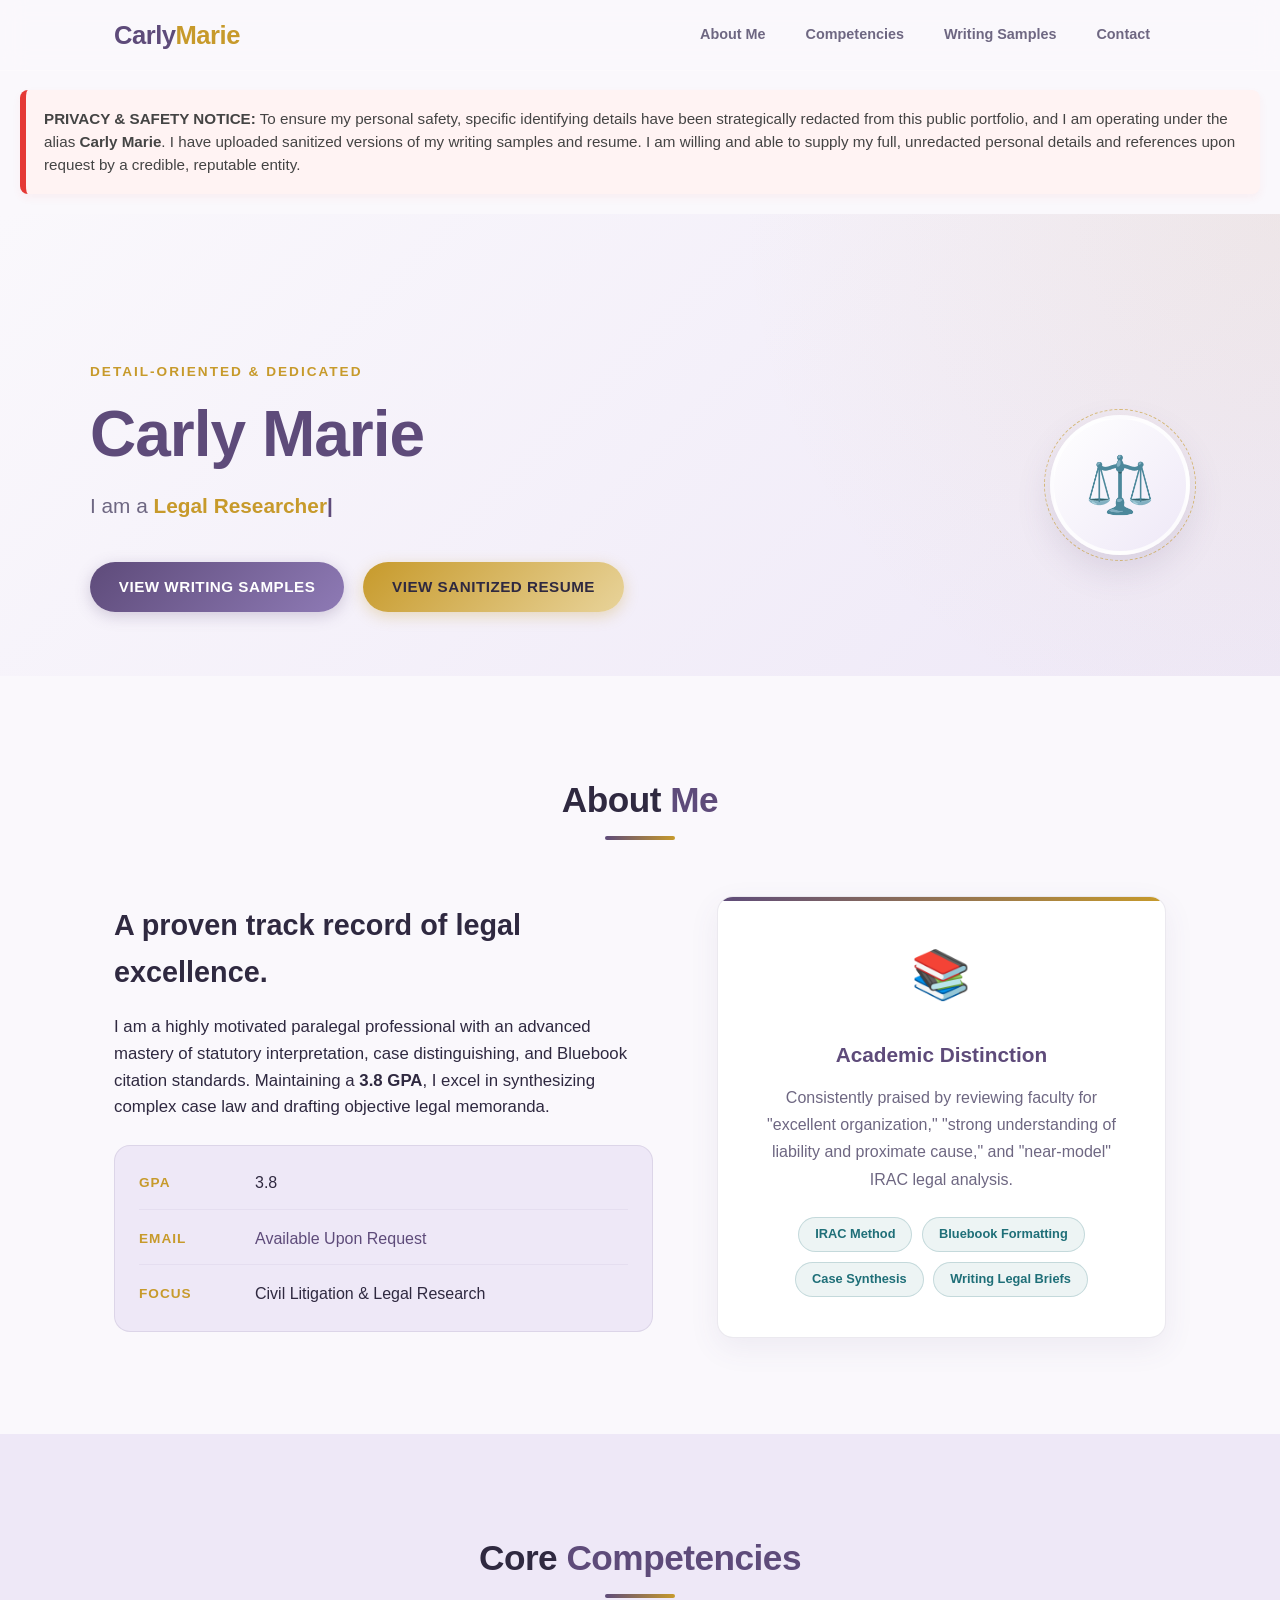
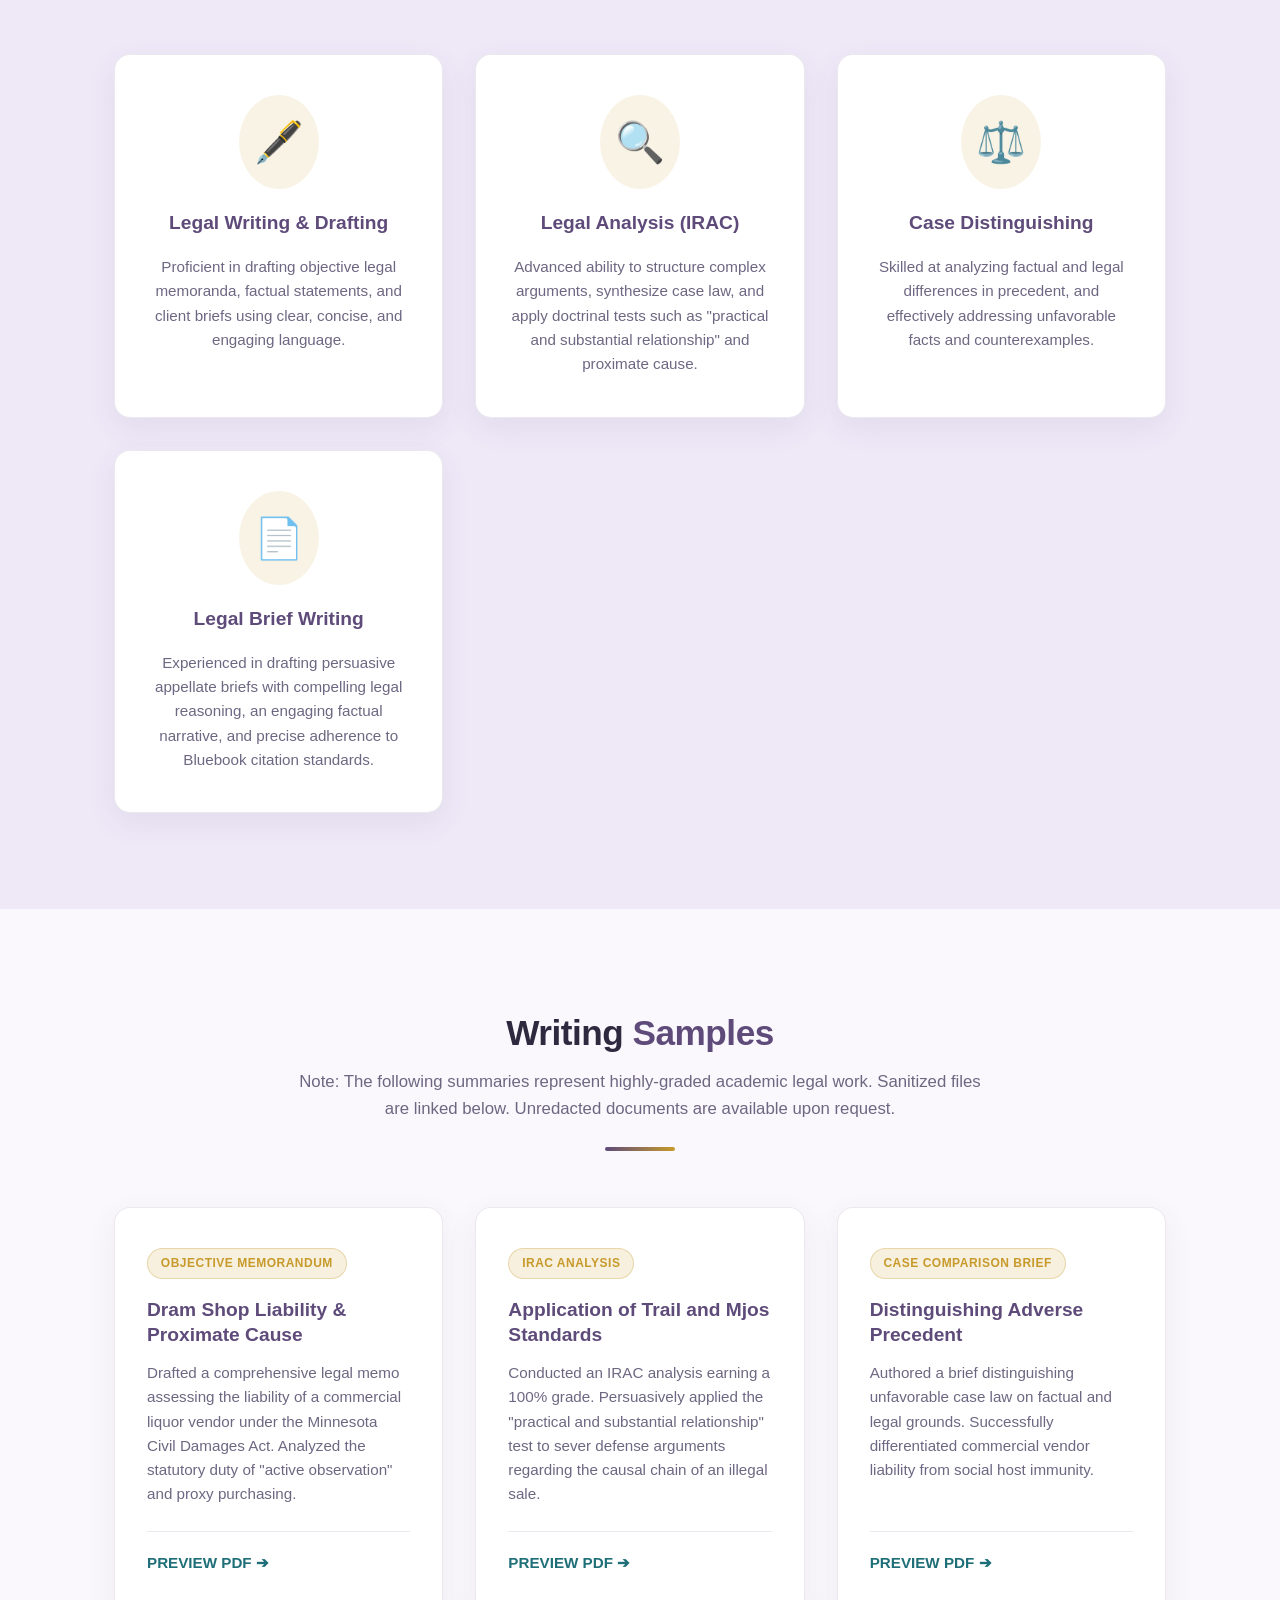
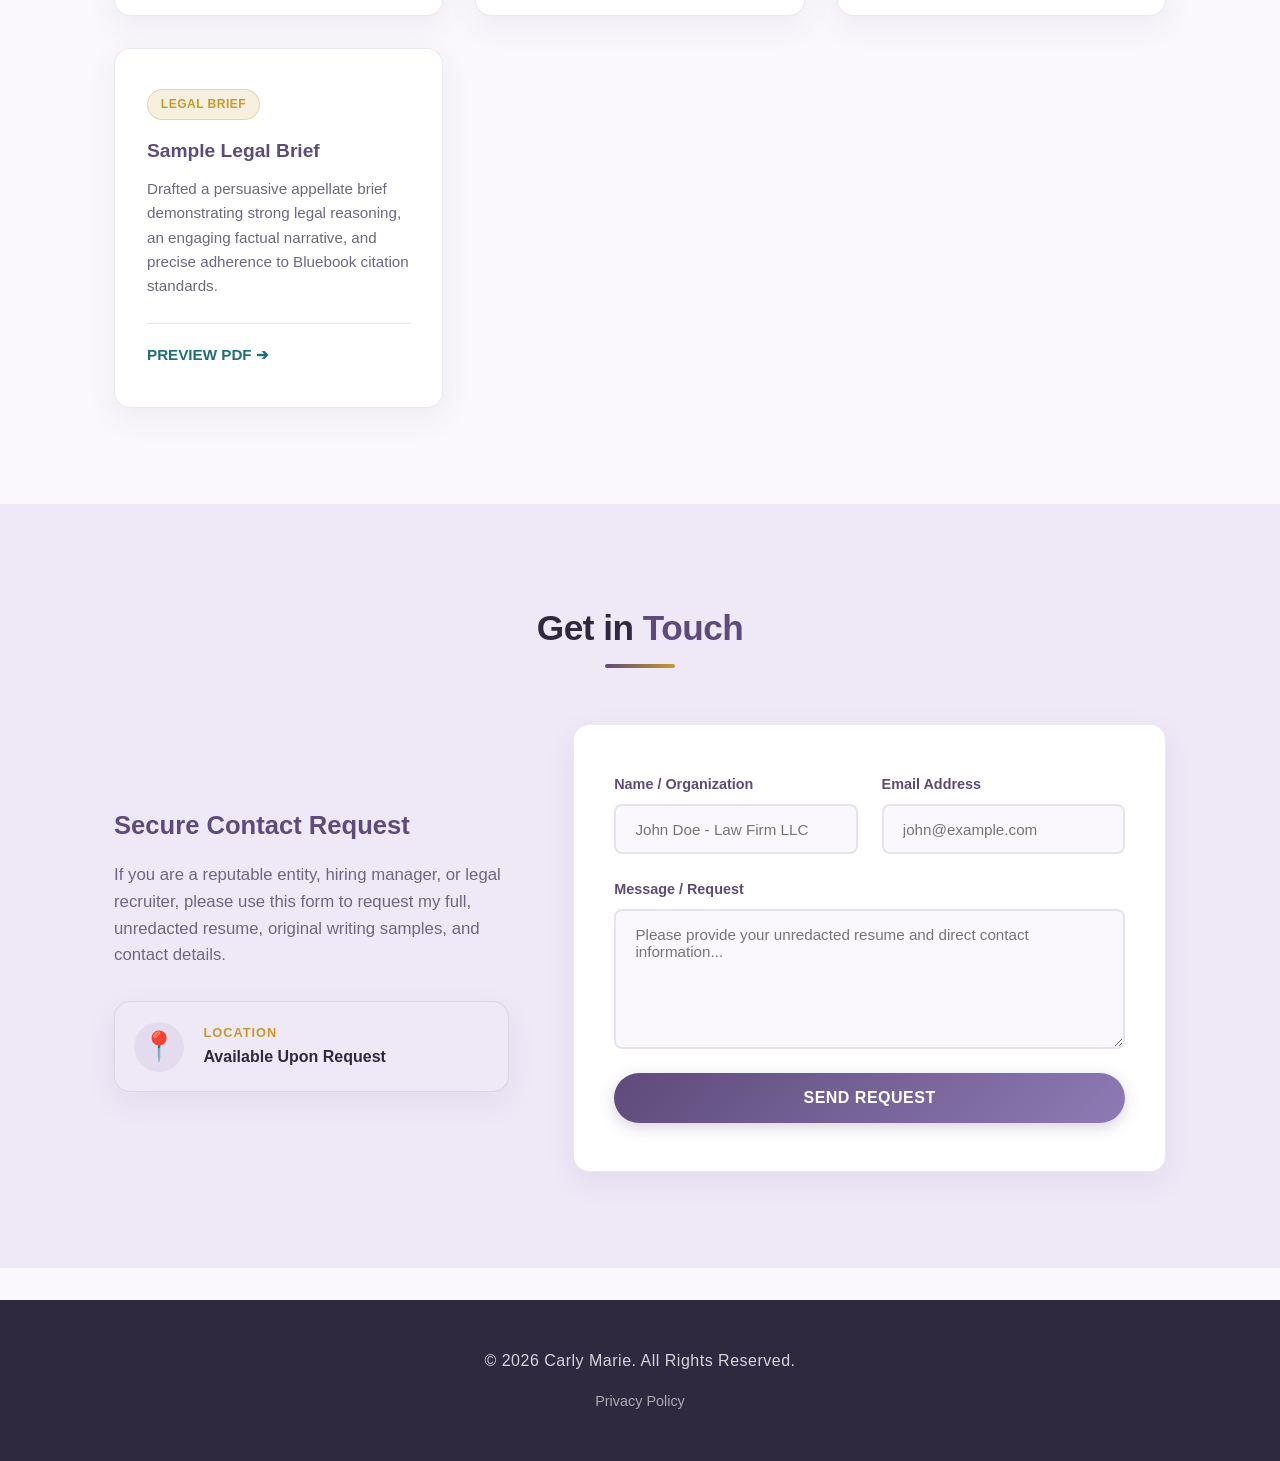
<file: index.html>
<!DOCTYPE html>
<html lang="en">
<head>
    <meta charset="UTF-8">
    <meta name="viewport" content="width=device-width, initial-scale=1.0">
    <title>Carly Marie | Entry-Level Paralegal &amp; Legal Assistant | Remote</title>
    <meta name="description" content="Portfolio of Carly Marie, an entry-level paralegal and legal assistant seeking remote opportunities. Skilled in legal writing, IRAC analysis, Bluebook citation, case law research, and data entry. 3.8 GPA.">
    <meta name="author" content="Carly Marie">
    <meta name="robots" content="index, follow">
    <link rel="canonical" href="https://carlymariec.github.io/proportfolio.github.io/">

    <!-- Open Graph / Social Sharing -->
    <meta property="og:type" content="website">
    <meta property="og:url" content="https://carlymariec.github.io/proportfolio.github.io/">
    <meta property="og:title" content="Carly Marie | Entry-Level Paralegal &amp; Legal Assistant | Remote">
    <meta property="og:description" content="Entry-level paralegal and legal assistant seeking remote opportunities. Skilled in legal writing, IRAC analysis, Bluebook citation, and data entry. 3.8 GPA.">
    <meta property="og:site_name" content="Carly Marie Portfolio">

    <!-- Twitter Card -->
    <meta name="twitter:card" content="summary">
    <meta name="twitter:title" content="Carly Marie | Entry-Level Paralegal &amp; Legal Assistant | Remote">
    <meta name="twitter:description" content="Entry-level paralegal and legal assistant seeking remote opportunities. Skilled in legal writing, IRAC analysis, Bluebook citation, and data entry. 3.8 GPA.">

    <!-- JSON-LD Structured Data -->
    <script type="application/ld+json">
    {
      "@context": "https://schema.org",
      "@type": "Person",
      "name": "Carly Marie",
      "jobTitle": "Entry-Level Paralegal",
      "description": "Entry-level paralegal and legal assistant seeking remote opportunities. Skilled in legal writing, IRAC analysis, Bluebook citation, case law research, and data entry.",
      "url": "https://carlymariec.github.io/proportfolio.github.io/",
      "knowsAbout": [
        "Paralegal",
        "Legal Assistant",
        "Legal Writing",
        "IRAC Analysis",
        "Bluebook Citation",
        "Case Law Research",
        "Civil Litigation",
        "Data Entry",
        "Legal Research"
      ]
    }
    </script>

    <link rel="stylesheet" href="style.css">
    <script src="script.js" defer></script>
</head>
<body>

    <!-- Navbar -->
    <nav class="navbar">
        <div class="nav-container">
            <div class="nav-logo">Carly<span>Marie</span></div>
            <button id="navToggle" class="nav-toggle" aria-expanded="false" aria-label="Toggle navigation">
                <span></span><span></span><span></span>
            </button>
            <div id="navLinks" class="nav-links">
                <a href="#about" class="active">About Me</a>
                <a href="#skills">Competencies</a>
                <a href="#portfolio">Writing Samples</a>
                <a href="#contact">Contact</a>
            </div>
        </div>
    </nav>

    <!-- Security Disclaimer -->
    <div id="security-disclaimer" class="security-banner">
        <strong>PRIVACY & SAFETY NOTICE:</strong> To ensure my personal safety, specific identifying details have been strategically redacted from this public portfolio, and I am operating under the alias <strong>Carly Marie</strong>. I have uploaded sanitized versions of my writing samples and resume. I am willing and able to supply my full, unredacted personal details and references upon request by a credible, reputable entity.
    </div>

    <!-- Hero Section -->
    <section class="hero">
        <div class="hero-content">
            <div class="hero-text fade-in">
                <span class="hero-eyebrow">Detail-Oriented & Dedicated</span>
                <h1 class="hero-name">Carly Marie</h1>
                <p class="hero-subtitle-line">I am a <span class="typed-wrap"><span class="typed"></span></span></p>
                <div class="hero-buttons">
                    <a href="#portfolio" class="btn btn-primary">View Writing Samples</a>
                    <a href="files/resume/resume.pdf" target="_blank" rel="noopener noreferrer" class="btn btn-gold">View Sanitized Resume</a>
                </div>
            </div>
            <div class="hero-image-wrap fade-in">
                <div class="hero-avatar">
                    <div id="profileEmoji" class="profile-emoji-fallback">⚖️</div>
                </div>
            </div>
        </div>
    </section>

    <!-- About Section -->
    <section id="about" class="section">
        <div class="container">
            <h2 class="section-title">About <span>Me</span></h2>
            <div class="section-divider"></div>
            <div class="about-grid">
                <div class="about-text fade-in">
                    <h3>A proven track record of legal excellence.</h3>
                    <p>I am a highly motivated paralegal professional with an advanced mastery of statutory interpretation, case distinguishing, and Bluebook citation standards. Maintaining a <strong>3.8 GPA</strong>, I excel in synthesizing complex case law and drafting objective legal memoranda.</p>
                    <div class="about-facts">
                        <div class="fact-item"><span class="fact-label">GPA</span><span class="fact-value">3.8</span></div>
                        <div class="fact-item"><span class="fact-label">Email</span><span class="fact-value"><a href="#contact">Available Upon Request</a></span></div>
                        <div class="fact-item"><span class="fact-label">Focus</span><span class="fact-value">Civil Litigation & Legal Research</span></div>
                    </div>
                </div>
                <div class="about-highlight-card fade-in">
                    <div class="about-icon-circle">📚</div>
                    <h3>Academic Distinction</h3>
                    <p>Consistently praised by reviewing faculty for "excellent organization," "strong understanding of liability and proximate cause," and "near-model" IRAC legal analysis.</p>
                    <div class="card-tag-row">
                        <span class="card-tag">IRAC Method</span>
                        <span class="card-tag">Bluebook Formatting</span>
                        <span class="card-tag">Case Synthesis</span>
                        <span class="card-tag">Writing Legal Briefs</span>
                    </div>
                </div>
            </div>
        </div>
    </section>

    <!-- Competencies Section -->
    <section id="skills" class="section bg-alt">
        <div class="container">
            <h2 class="section-title">Core <span>Competencies</span></h2>
            <div class="section-divider"></div>
            <div class="edu-grid">
                <div class="edu-card fade-in">
                    <div class="edu-card-icon">🖋️</div>
                    <h3>Legal Writing & Drafting</h3>
                    <p>Proficient in drafting objective legal memoranda, factual statements, and client briefs using clear, concise, and engaging language.</p>
                </div>
                <div class="edu-card fade-in">
                    <div class="edu-card-icon">🔍</div>
                    <h3>Legal Analysis (IRAC)</h3>
                    <p>Advanced ability to structure complex arguments, synthesize case law, and apply doctrinal tests such as "practical and substantial relationship" and proximate cause.</p>
                </div>
                <div class="edu-card fade-in">
                    <div class="edu-card-icon">⚖️</div>
                    <h3>Case Distinguishing</h3>
                    <p>Skilled at analyzing factual and legal differences in precedent, and effectively addressing unfavorable facts and counterexamples.</p>
                </div>
                <div class="edu-card fade-in">
                    <div class="edu-card-icon">📄</div>
                    <h3>Legal Brief Writing</h3>
                    <p>Experienced in drafting persuasive appellate briefs with compelling legal reasoning, an engaging factual narrative, and precise adherence to Bluebook citation standards.</p>
                </div>
            </div>
        </div>
    </section>

    <!-- Portfolio / Writing Samples -->
    <section id="portfolio" class="section">
        <div class="container">
            <h2 class="section-title">Writing <span>Samples</span></h2>
            <p class="section-subtitle">Note: The following summaries represent highly-graded academic legal work. Sanitized files are linked below. Unredacted documents are available upon request.</p>
            <div class="section-divider"></div>

            <div class="assignments-grid">
                <!-- Legal Memo -->
                <div class="assignment-card fade-in">
                    <span class="assignment-tag">Objective Memorandum</span>
                    <h3>Dram Shop Liability & Proximate Cause</h3>
                    <p>Drafted a comprehensive legal memo assessing the liability of a commercial liquor vendor under the Minnesota Civil Damages Act. Analyzed the statutory duty of "active observation" and proxy purchasing.</p>
                    <a href="files/assignments/legal-memo.pdf" target="_blank" rel="noopener noreferrer" class="assignment-link">Preview PDF ➔</a>
                </div>

                <!-- IRAC Analysis -->
                <div class="assignment-card fade-in">
                    <span class="assignment-tag">IRAC Analysis</span>
                    <h3>Application of Trail and Mjos Standards</h3>
                    <p>Conducted an IRAC analysis earning a 100% grade. Persuasively applied the "practical and substantial relationship" test to sever defense arguments regarding the causal chain of an illegal sale.</p>
                    <a href="files/assignments/statutory-analysis.pdf" target="_blank" rel="noopener noreferrer" class="assignment-link">Preview PDF ➔</a>
                </div>

                <!-- Distinguishing Cases -->
                <div class="assignment-card fade-in">
                    <span class="assignment-tag">Case Comparison Brief</span>
                    <h3>Distinguishing Adverse Precedent</h3>
                    <p>Authored a brief distinguishing unfavorable case law on factual and legal grounds. Successfully differentiated commercial vendor liability from social host immunity.</p>
                    <a href="files/assignments/distinguishing-cases.pdf" target="_blank" rel="noopener noreferrer" class="assignment-link">Preview PDF ➔</a>
                </div>

                <!-- Sample Brief -->
                <div class="assignment-card fade-in">
                    <span class="assignment-tag">Legal Brief</span>
                    <h3>Sample Legal Brief</h3>
                    <p>Drafted a persuasive appellate brief demonstrating strong legal reasoning, an engaging factual narrative, and precise adherence to Bluebook citation standards.</p>
                    <a href="files/assignments/sample-brief.pdf" target="_blank" rel="noopener noreferrer" class="assignment-link">Preview PDF ➔</a>
                </div>
            </div>
        </div>
    </section>

    <!-- Contact Section -->
    <section id="contact" class="section bg-alt">
        <div class="container">
            <h2 class="section-title">Get in <span>Touch</span></h2>
            <div class="section-divider"></div>
            <div class="contact-grid">
                <div class="contact-info fade-in">
                    <h3>Secure Contact Request</h3>
                    <p>If you are a reputable entity, hiring manager, or legal recruiter, please use this form to request my full, unredacted resume, original writing samples, and contact details.</p>
                    <div class="contact-items">
                        <div class="contact-item">
                            <div class="contact-item-icon">📍</div>
                            <div>
                                <div class="label">Location</div>
                                <div class="value">Available Upon Request</div>
                            </div>
                        </div>
                    </div>
                </div>
                <div class="contact-form-wrap fade-in">
                    <form id="contactForm" action="https://formspree.io/f/xbdzpvlw" method="POST">
                        <div class="form-row">
                            <div class="form-group">
                                <label for="name">Name / Organization</label>
                                <input type="text" id="name" name="name" required placeholder="John Doe - Law Firm LLC">
                            </div>
                            <div class="form-group">
                                <label for="email">Email Address</label>
                                <input type="email" id="email" name="email" required placeholder="john@example.com">
                            </div>
                        </div>
                        <div class="form-group">
                            <label for="message">Message / Request</label>
                            <textarea id="message" name="message" required placeholder="Please provide your unredacted resume and direct contact information..."></textarea>
                        </div>
                        <input type="hidden" name="_subject" value="New contact request from Carly Marie portfolio site">
                        <button type="submit" class="btn btn-primary form-submit">Send Request</button>
                        <div id="formSuccess" class="form-success">Message sent! I will securely review your request and reply shortly.</div>
                    </form>
                </div>
            </div>
        </div>
    </section>

    <!-- Footer -->
    <footer>
        <p>&copy; 2026 Carly Marie. All Rights Reserved.</p>
        <div class="footer-links">
            <a href="privacy-policy.html">Privacy Policy</a>
        </div>
        <button id="scrollTop" aria-label="Scroll to top">⇧</button>
    </footer>

</body>
</html>
</file>
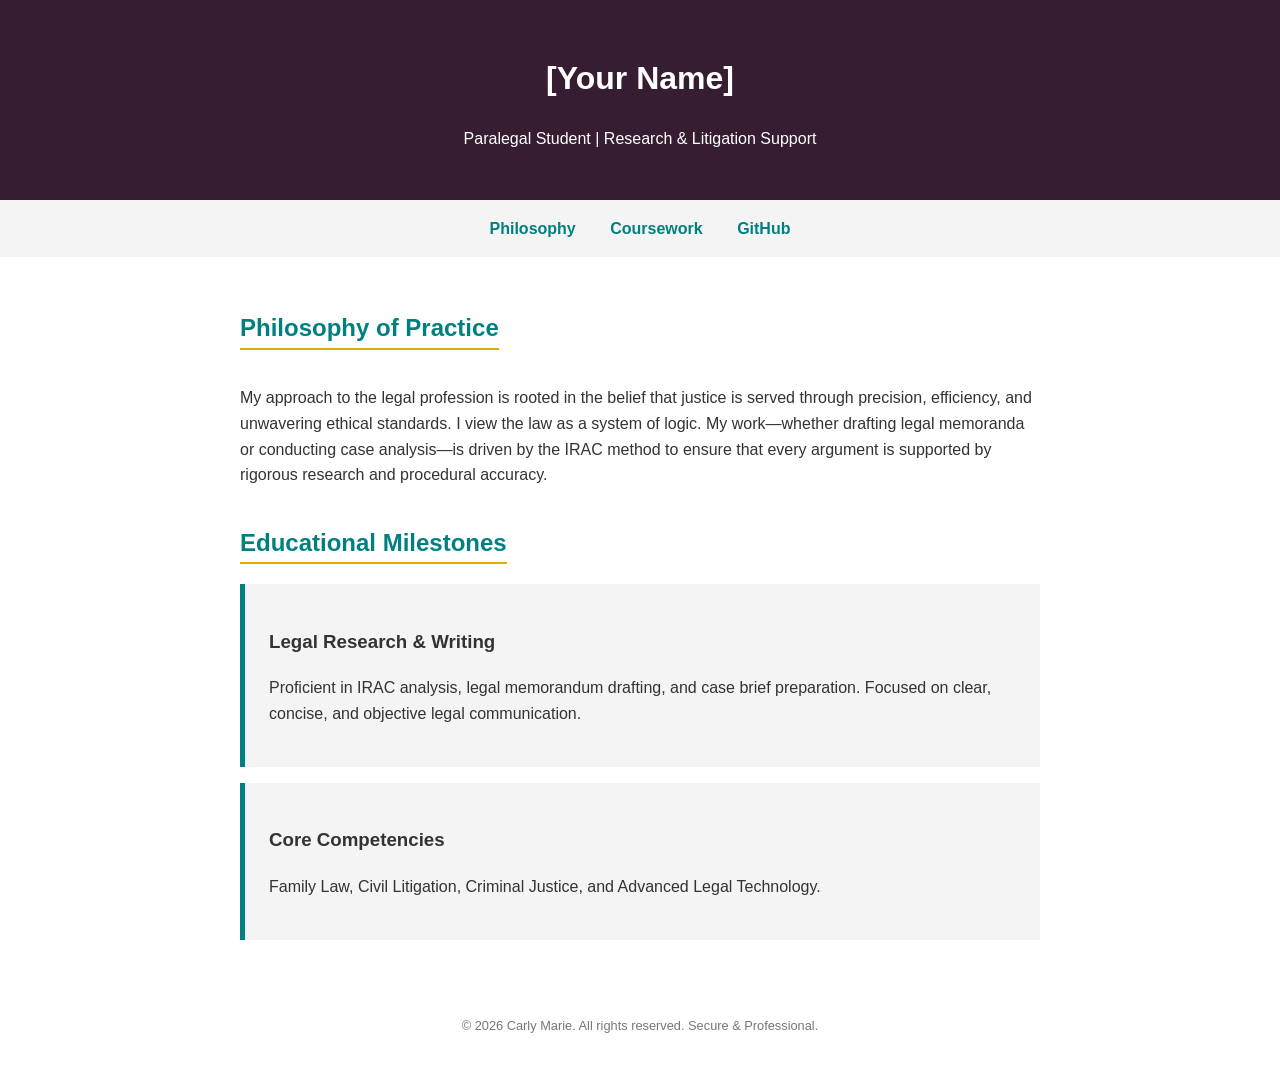
<file: minded.html>
<!DOCTYPE html>
<html lang="en">
<head>
    <meta charset="UTF-8">
    <meta name="viewport" content="width=device-width, initial-scale=1.0">
    <title> Carly Marie | Paralegal Portfolio</title>
    <style>
        :root {
            --deep-purple: #361d32;
            --teal: #008080;
            --mustard: #e1ad01;
            --gray: #f4f4f4;
            --text: #333;
        }
        body { font-family: 'Segoe UI', sans-serif; line-height: 1.6; color: var(--text); margin: 0; padding: 0; background: #fff; }
        header { background: var(--deep-purple); color: white; padding: 2rem; text-align: center; }
        nav { background: var(--gray); padding: 1rem; text-align: center; }
        nav a { margin: 0 15px; color: var(--teal); text-decoration: none; font-weight: bold; }
        .container { max-width: 800px; margin: 2rem auto; padding: 0 20px; }
        h2 { color: var(--teal); border-bottom: 2px solid var(--mustard); display: inline-block; }
        .card { border-left: 5px solid var(--teal); background: var(--gray); padding: 1.5rem; margin-bottom: 1rem; }
        footer { text-align: center; padding: 2rem; font-size: 0.8rem; color: #777; }
    </style>
</head>
<body>

<header>
    <h1>[Your Name]</h1>
    <p>Paralegal Student | Research & Litigation Support</p>
</header>

<nav>
    <a href="#about">Philosophy</a>
    <a href="#work">Coursework</a>
    <a href="https://github.com/carlymariec_">GitHub</a>
</nav>

<div class="container">
    <section id="about">
        <h2>Philosophy of Practice</h2>
        <p>My approach to the legal profession is rooted in the belief that justice is served through precision, efficiency, and unwavering ethical standards. I view the law as a system of logic. My work—whether drafting legal memoranda or conducting case analysis—is driven by the IRAC method to ensure that every argument is supported by rigorous research and procedural accuracy.</p>
    </section>

    <section id="work">
        <h2>Educational Milestones</h2>
        <div class="card">
            <h3>Legal Research & Writing</h3>
            <p>Proficient in IRAC analysis, legal memorandum drafting, and case brief preparation. Focused on clear, concise, and objective legal communication.</p>
        </div>
        <div class="card">
            <h3>Core Competencies</h3>
            <p>Family Law, Civil Litigation, Criminal Justice, and Advanced Legal Technology.</p>
        </div>
    </section>
</div>

<footer>
    <p>&copy; 2026 Carly Marie. All rights reserved. Secure & Professional.</p>
</footer>

</body>
</html>
</file>
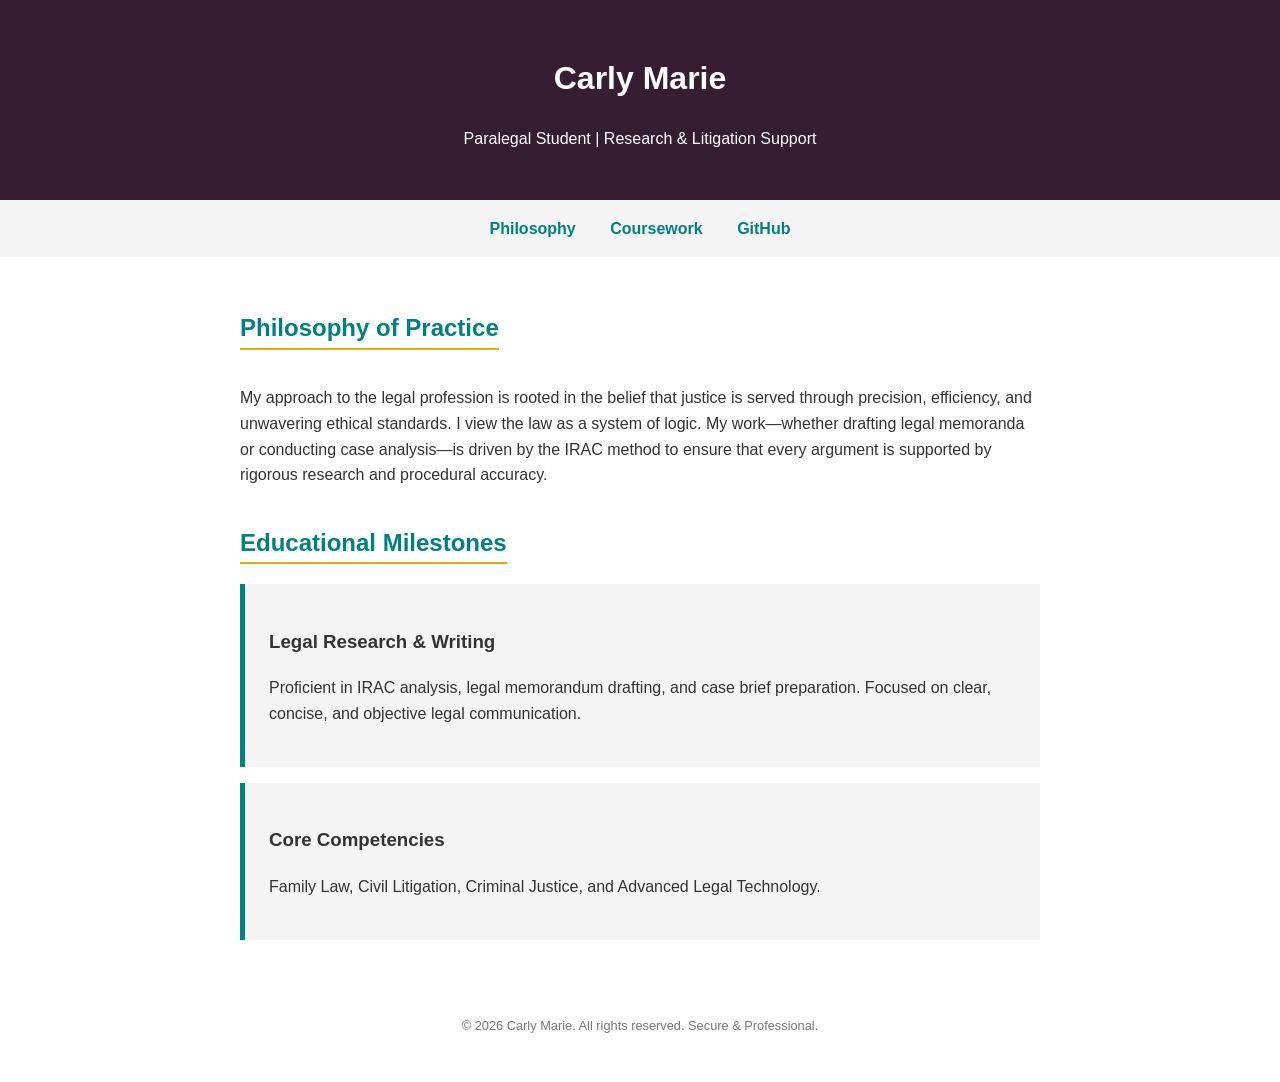
<file: mindex.html>
<!DOCTYPE html>
<html lang="en">
<head>
    <meta charset="UTF-8">
    <meta name="viewport" content="width=device-width, initial-scale=1.0">
    <title> Carly Marie | Paralegal Portfolio</title>
    <style>
        :root {
            --deep-purple: #361d32;
            --teal: #008080;
            --mustard: #e1ad01;
            --gray: #f4f4f4;
            --text: #333;
        }
        body { font-family: 'Segoe UI', sans-serif; line-height: 1.6; color: var(--text); margin: 0; padding: 0; background: #fff; }
        header { background: var(--deep-purple); color: white; padding: 2rem; text-align: center; }
        nav { background: var(--gray); padding: 1rem; text-align: center; }
        nav a { margin: 0 15px; color: var(--teal); text-decoration: none; font-weight: bold; }
        .container { max-width: 800px; margin: 2rem auto; padding: 0 20px; }
        h2 { color: var(--teal); border-bottom: 2px solid var(--mustard); display: inline-block; }
        .card { border-left: 5px solid var(--teal); background: var(--gray); padding: 1.5rem; margin-bottom: 1rem; }
        footer { text-align: center; padding: 2rem; font-size: 0.8rem; color: #777; }
    </style>
</head>
<body>

<header>
    <h1>Carly Marie</h1>
    <p>Paralegal Student | Research & Litigation Support</p>
</header>

<nav>
    <a href="#about">Philosophy</a>
    <a href="#work">Coursework</a>
    <a href="https://github.com/carlymariec/proportfolio.github.io.git">GitHub</a>
</nav>

<div class="container">
    <section id="about">
        <h2>Philosophy of Practice</h2>
        <p>My approach to the legal profession is rooted in the belief that justice is served through precision, efficiency, and unwavering ethical standards. I view the law as a system of logic. My work—whether drafting legal memoranda or conducting case analysis—is driven by the IRAC method to ensure that every argument is supported by rigorous research and procedural accuracy.</p>
    </section>

    <section id="work">
        <h2>Educational Milestones</h2>
        <div class="card">
            <h3>Legal Research & Writing</h3>
            <p>Proficient in IRAC analysis, legal memorandum drafting, and case brief preparation. Focused on clear, concise, and objective legal communication.</p>
        </div>
        <div class="card">
            <h3>Core Competencies</h3>
            <p>Family Law, Civil Litigation, Criminal Justice, and Advanced Legal Technology.</p>
        </div>
    </section>
</div>

<footer>
    <p>&copy; 2026 Carly Marie. All rights reserved. Secure & Professional.</p>
</footer>

</body>
</html>
</file>
<file: style.css>
/* ===== CSS Variables =====  */ 
:root {
    /* New Custom Color Palette */
    --primary:       #5E4B7A;   /* Primary purple: pale but darkened, muted, elegant */  
    --primary-light: #8E7AB5;   /* Pale purple */  
    --gold:          #C79A2B;   /* Mustard yellow-gold: richer than standard gold */  
    --gold-light:    #E8D39A;   /* Light gold */  
    --teal:          #1F6F78;   /* Dark turquoise teal: restrained, deep accent */
    
    --bg:            #FAF8FC;   /* Light translucent neutral base */  
    --bg-alt:        #EEE8F7;   /* Pastel lavender: soft accent background */  
    --glass-bg:      rgba(250, 248, 252, 0.82); /* Soft glass background */
    
    --card-bg:       #FFFFFF;  
    --card-border:   rgba(94, 75, 122, 0.12); /* Muted border matched to primary */
    
    --text:          #2F2940;   /* Deep text */  
    --text-muted:    #6E6782;   /* Muted text */
    --white:         #ffffff; 
    
    --font-main:     'Segoe UI', Tahoma, Geneva, Verdana, sans-serif; 
    --transition:    0.3s cubic-bezier(0.25, 0.8, 0.25, 1); 
    --radius:        16px; 
    --shadow:        0 10px 30px rgba(94, 75, 122, 0.08); 
    --shadow-hover:  0 15px 35px rgba(94, 75, 122, 0.15);
}

/* ===== Reset & Base ===== */ 
*, *::before, *::after { box-sizing: border-box; margin: 0; padding: 0; }
html { scroll-behavior: smooth; }
body { font-family: var(--font-main); background-color: var(--bg); color: var(--text); line-height: 1.6; overflow-x: hidden; }
a { color: var(--primary); text-decoration: none; transition: color var(--transition); } 
a:hover { color: var(--gold); }
img { max-width: 100%; display: block; } 
ul  { list-style: none; }

/* ===== Utility ===== */ 
.container { max-width: 1100px; margin: 0 auto; padding: 0 1.5rem; }
.section { padding: 6rem 0; } 
.bg-alt { background: var(--bg-alt); }
.section-title { text-align: center; font-size: 2.2rem; font-weight: 800; margin-bottom: 0.5rem; color: var(--text); letter-spacing: -0.5px; } 
.section-title span { color: var(--primary); }
.section-subtitle { text-align: center; color: var(--text-muted); margin-bottom: 1.5rem; font-size: 1.05rem; max-width: 700px; margin-left: auto; margin-right: auto; }
.section-divider { width: 70px; height: 4px; background: linear-gradient(90deg, var(--primary), var(--gold)); border-radius: 2px; margin: 0 auto 3.5rem; }

/* ===== Fade-in ===== */ 
.fade-in { opacity: 0; transform: translateY(20px); transition: opacity 0.6s ease, transform 0.6s ease; } 
.fade-in.visible { opacity: 1; transform: none; }

/* ===== Buttons ===== */ 
.btn { display: inline-flex; align-items: center; justify-content: center; gap: 0.5rem; padding: 0.8rem 1.8rem; border-radius: 30px; font-weight: 600; font-size: 0.95rem; cursor: pointer; border: none; transition: all var(--transition); text-transform: uppercase; letter-spacing: 0.5px; text-align: center; } 
.btn-primary { background: linear-gradient(135deg, var(--primary), var(--primary-light)); color: var(--white); box-shadow: 0 4px 15px rgba(94, 75, 122, 0.25); } 
.btn-primary:hover { transform: translateY(-2px); box-shadow: 0 6px 20px rgba(94, 75, 122, 0.35); color: var(--white); }
.btn-gold { background: linear-gradient(135deg, var(--gold), var(--gold-light)); color: var(--text); box-shadow: 0 4px 15px rgba(199, 154, 43, 0.3); } 
.btn-gold:hover { transform: translateY(-2px); box-shadow: 0 6px 20px rgba(199, 154, 43, 0.45); color: var(--text); }

/* ===== Navbar (Glassmorphism) ===== */ 
.navbar { position: fixed; top: 0; left: 0; right: 0; z-index: 1000; background: var(--glass-bg); backdrop-filter: blur(12px); border-bottom: 1px solid rgba(255,255,255,0.3); transition: all var(--transition); } 
.navbar.scrolled { box-shadow: 0 4px 20px rgba(94, 75, 122, 0.08); background: rgba(250, 248, 252, 0.96); }
.nav-container { max-width: 1100px; margin: 0 auto; padding: 0 1.5rem; height: 70px; display: flex; align-items: center; justify-content: space-between; }
.nav-logo { font-size: 1.6rem; font-weight: 800; color: var(--primary); letter-spacing: -0.5px; } 
.nav-logo span { color: var(--gold); }
.nav-links { display: flex; gap: 0.5rem; } 
.nav-links a { padding: 0.5rem 1rem; border-radius: 8px; font-size: 0.9rem; font-weight: 600; color: var(--text-muted); transition: all var(--transition); } 
.nav-links a:hover, .nav-links a.active { color: var(--primary); background: rgba(94, 75, 122, 0.08); }

/* Hamburger */ 
.nav-toggle { display: none; flex-direction: column; gap: 6px; background: none; border: none; cursor: pointer; padding: 4px; } 
.nav-toggle span { display: block; width: 26px; height: 2px; background: var(--primary); border-radius: 2px; transition: all var(--transition); } 
.nav-toggle.open span:nth-child(1) { transform: translateY(8px) rotate(45deg); } 
.nav-toggle.open span:nth-child(2) { opacity: 0; } 
.nav-toggle.open span:nth-child(3) { transform: translateY(-8px) rotate(-45deg); }

/* ===== Security Banner ===== */
.security-banner { background-color: #FFF3F3; border-left: 6px solid #E53935; padding: 18px; margin: 90px 20px 20px 20px; font-family: var(--font-main); border-radius: 8px; font-size: 0.95rem; line-height: 1.5; color: #444; box-shadow: 0 4px 10px rgba(229, 57, 53, 0.05); }

/* ===== Hero Section ===== */ 
.hero { min-height: 40vh; display: flex; align-items: center; padding: 9rem 1.5rem 4rem; background: radial-gradient(circle at top right, rgba(199, 154, 43, 0.08) 0%, transparent 40%), linear-gradient(135deg, var(--bg) 0%, var(--bg-alt) 100%); position: relative; overflow: hidden; }
.hero-content { max-width: 1100px; margin: 0 auto; width: 100%; display: flex; align-items: center; justify-content: space-between; gap: 4rem; position: relative; z-index: 1; }
.hero-text { flex: 1; }
.hero-eyebrow { display: inline-block; font-size: 0.85rem; font-weight: 700; letter-spacing: 2px; text-transform: uppercase; color: var(--gold); margin-bottom: 1rem; }
.hero-name { font-size: clamp(2.5rem, 6vw, 4rem); font-weight: 800; color: var(--primary); line-height: 1.1; margin-bottom: 1.2rem; letter-spacing: -1px; }
.hero-subtitle-line { font-size: 1.3rem; color: var(--text-muted); margin-bottom: 2.5rem; font-weight: 500; }
.typed-wrap { color: var(--gold); font-weight: 700; } 
.typed::after { content: '|'; animation: blink 1s infinite; color: var(--primary); } 
@keyframes blink { 0%, 100% { opacity: 1; } 50% { opacity: 0; } }
.hero-buttons { display: flex; flex-wrap: wrap; gap: 1.2rem; }

.hero-image-wrap { flex-shrink: 0; }
.hero-avatar { width: 140px; height: 140px; border-radius: 50%; background: linear-gradient(135deg, #ffffff, var(--bg-alt)); border: 4px solid rgba(255,255,255,0.8); display: flex; align-items: center; justify-content: center; box-shadow: var(--shadow-hover); position: relative; }
.hero-avatar::after { content: ''; position: absolute; inset: -10px; border: 1.5px dashed rgba(199, 154, 43, 0.6); border-radius: 50%; animation: spin 20s linear infinite; }
@keyframes spin { 100% { transform: rotate(360deg); } }
.profile-emoji-fallback { display: flex; align-items: center; justify-content: center; font-size: 3.5rem; }

/* ===== About ===== */ 
.about-grid { display: grid; grid-template-columns: 1.2fr 1fr; gap: 4rem; align-items: center; }
.about-highlight-card { background: var(--card-bg); border: 1px solid var(--card-border); border-radius: var(--radius); padding: 2.5rem; box-shadow: var(--shadow); text-align: center; position: relative; overflow: hidden; transition: var(--transition); }
.about-highlight-card:hover { transform: translateY(-5px); box-shadow: var(--shadow-hover); border-color: rgba(199, 154, 43, 0.3); }
.about-highlight-card::before { content: ''; position: absolute; top: 0; left: 0; right: 0; height: 4px; background: linear-gradient(90deg, var(--primary), var(--gold)); }
.about-icon-circle { font-size: 3rem; margin-bottom: 1.5rem; }
.about-highlight-card h3 { font-size: 1.3rem; color: var(--primary); margin-bottom: 0.8rem; font-weight: 700; }
.about-highlight-card p { color: var(--text-muted); font-size: 1rem; margin-bottom: 1.5rem; line-height: 1.7; }
.card-tag-row { display: flex; flex-wrap: wrap; gap: 0.6rem; justify-content: center; } 
.card-tag { background: rgba(31, 111, 120, 0.08); color: var(--teal); border-radius: 20px; padding: 0.4rem 1rem; font-size: 0.8rem; font-weight: 600; border: 1px solid rgba(31, 111, 120, 0.2); }
.about-text h3 { font-size: 1.8rem; font-weight: 800; color: var(--text); margin-bottom: 1.2rem; }
.about-text p { font-size: 1.05rem; }
.about-facts { display: flex; flex-direction: column; gap: 1rem; margin-top: 1.5rem; background: var(--bg-alt); padding: 1.5rem; border-radius: var(--radius); border: 1px solid var(--card-border); } 
.fact-item { display: flex; gap: 1rem; align-items: center; border-bottom: 1px solid rgba(94, 75, 122, 0.06); padding-bottom: 0.8rem; } 
.fact-item:last-child { border-bottom: none; padding-bottom: 0; }
.fact-label { font-size: 0.85rem; color: var(--gold); font-weight: 700; text-transform: uppercase; letter-spacing: 1px; min-width: 100px; } 
.fact-value { color: var(--text); font-size: 1rem; font-weight: 500; }

/* ===== Competencies ===== */ 
.edu-grid { display: grid; grid-template-columns: repeat(auto-fit, minmax(min(100%, 300px), 1fr)); gap: 2rem; }
.edu-card { background: var(--card-bg); border: 1px solid var(--card-border); border-radius: var(--radius); padding: 2.5rem 2rem; box-shadow: var(--shadow); transition: all var(--transition); text-align: center; } 
.edu-card:hover { transform: translateY(-8px); box-shadow: var(--shadow-hover); border-color: rgba(94, 75, 122, 0.15); }
.edu-card-icon { font-size: 2.5rem; margin-bottom: 1.2rem; display: inline-block; padding: 15px; background: rgba(199, 154, 43, 0.12); border-radius: 50%; } 
.edu-card h3 { font-size: 1.2rem; font-weight: 800; color: var(--primary); margin-bottom: 1rem; } 
.edu-card p { font-size: 0.95rem; color: var(--text-muted); line-height: 1.6; } 

/* ===== Assignments ===== */ 
.assignments-grid { display: grid; grid-template-columns: repeat(auto-fit, minmax(min(100%, 320px), 1fr)); gap: 2rem; }
.assignment-card { background: var(--card-bg); border: 1px solid var(--card-border); border-radius: var(--radius); padding: 2.5rem 2rem; box-shadow: var(--shadow); transition: all var(--transition); display: flex; flex-direction: column; } 
.assignment-card:hover { transform: translateY(-8px); box-shadow: var(--shadow-hover); } 
.assignment-tag { align-self: flex-start; background: rgba(199, 154, 43, 0.15); color: var(--gold); border-radius: 20px; padding: 0.3rem 0.8rem; font-size: 0.75rem; font-weight: 700; margin-bottom: 1.2rem; text-transform: uppercase; letter-spacing: 0.5px; border: 1px solid rgba(199, 154, 43, 0.3); } 
.assignment-card h3 { font-size: 1.2rem; font-weight: 800; color: var(--primary); margin-bottom: 0.8rem; line-height: 1.3; } 
.assignment-card p { font-size: 0.95rem; color: var(--text-muted); margin-bottom: 1.5rem; flex-grow: 1; } 
.assignment-link { display: inline-flex; align-items: center; gap: 0.4rem; font-size: 0.95rem; font-weight: 700; color: var(--teal); border-top: 1px solid var(--card-border); padding-top: 1.2rem; text-transform: uppercase; } 
.assignment-link:hover { color: var(--primary); gap: 0.6rem; }

/* ===== Contact ===== */ 
.contact-grid { display: grid; grid-template-columns: 1fr 1.5fr; gap: 4rem; align-items: center; }
.contact-info h3 { font-size: 1.6rem; font-weight: 800; color: var(--primary); margin-bottom: 1rem; } 
.contact-info > p { color: var(--text-muted); margin-bottom: 2rem; font-size: 1.05rem; }
.contact-items { display: flex; flex-direction: column; gap: 1rem; } 
.contact-item { display: flex; align-items: center; gap: 1.2rem; padding: 1.2rem; background: var(--bg-alt); border: 1px solid var(--card-border); border-radius: var(--radius); box-shadow: var(--shadow); } 
.contact-item-icon { font-size: 1.8rem; background: rgba(94, 75, 122, 0.08); width: 50px; height: 50px; display: flex; align-items: center; justify-content: center; border-radius: 50%; } 
.label { font-size: 0.8rem; text-transform: uppercase; letter-spacing: 1px; color: var(--gold); font-weight: 700; } 
.value { font-size: 1rem; color: var(--text); font-weight: 600; }
.contact-form-wrap { background: var(--card-bg); border: 1px solid var(--card-border); border-radius: var(--radius); padding: 3rem 2.5rem; box-shadow: var(--shadow); }
.form-row { display: grid; grid-template-columns: 1fr 1fr; gap: 1.5rem; } 
.form-group { display: flex; flex-direction: column; gap: 0.5rem; margin-bottom: 1.5rem; } 
.form-group label { font-size: 0.9rem; font-weight: 700; color: var(--primary); } 
.form-group input, .form-group textarea { padding: 0.9rem 1.2rem; border: 2px solid var(--card-border); border-radius: 8px; font-family: var(--font-main); font-size: 0.95rem; background: var(--bg); color: var(--text); transition: border-color var(--transition), box-shadow var(--transition); outline: none; width: 100%; } 
.form-group input:focus, .form-group textarea:focus { border-color: var(--teal); background: var(--card-bg); box-shadow: 0 0 0 3px rgba(31, 111, 120, 0.15); } 
.form-group textarea { resize: vertical; min-height: 140px; } 
.form-submit { width: 100%; justify-content: center; padding: 1rem; font-size: 1rem; }
.form-success { display: none; margin-top: 1.5rem; padding: 1rem; background: rgba(31, 111, 120, 0.1); border: 1px solid rgba(31, 111, 120, 0.3); border-radius: 8px; color: var(--teal); font-size: 0.95rem; font-weight: 600; text-align: center; }

/* ===== Footer ===== */ 
footer { background: var(--text); color: rgba(255,255,255,0.8); padding: 3rem 1.5rem; text-align: center; margin-top: 2rem; }
footer p { font-weight: 500; letter-spacing: 0.5px; }
footer a { color: rgba(255,255,255,0.6); font-size: 0.9rem; text-decoration: underline; text-decoration-color: transparent; transition: all 0.3s; } 
footer a:hover { color: var(--gold-light); text-decoration-color: var(--gold-light); }
.footer-links { display: flex; flex-wrap: wrap; justify-content: center; gap: 1.5rem; margin-top: 1rem; }

/* ===== Scroll-to-top button ===== */ 
#scrollTop { position: fixed; bottom: 2rem; right: 2rem; width: 50px; height: 50px; border-radius: 50%; background: var(--primary); color: var(--white); border: 2px solid rgba(255,255,255,0.15); font-size: 1.5rem; cursor: pointer; display: flex; align-items: center; justify-content: center; opacity: 0; transform: translateY(15px); transition: all var(--transition); box-shadow: 0 4px 15px rgba(0,0,0,0.25); z-index: 999; } 
#scrollTop.show { opacity: 1; transform: none; } 
#scrollTop:hover { background: var(--gold); border-color: var(--white); transform: translateY(-3px); box-shadow: 0 6px 20px rgba(199, 154, 43, 0.4); }


/* =========================================
   RESPONSIVE DESIGN (TABLETS & MOBILE)
   ========================================= */

@media (max-width: 900px) {
    .hero-content { flex-direction: column-reverse; text-align: center; gap: 2rem; } 
    .hero-buttons { justify-content: center; } 
    .hero-image-wrap { display: block; margin: 0 auto; }
    .about-grid, .contact-grid { grid-template-columns: 1fr; }
    .form-row { grid-template-columns: 1fr; }
}

@media (max-width: 768px) { 
    .nav-toggle { display: flex; } 
    .nav-links { position: absolute; top: 70px; left: 0; right: 0; background: var(--bg-alt); flex-direction: column; padding: 1rem 1.5rem; display: none; border-bottom: 1px solid var(--card-border); box-shadow: 0 10px 20px rgba(0,0,0,0.05); } 
    .nav-links.open { display: flex; }
    .nav-links a { padding: 1rem; border-bottom: 1px solid var(--card-border); border-radius: 0; text-align: center; }
    .nav-links a:last-child { border-bottom: none; }
}

@media (max-width: 480px) { 
    .section { padding: 3.5rem 0; } 
    .hero { padding: 7rem 1rem 3rem; } 
    .section-title { font-size: 1.8rem; } 
    .hero-name { font-size: 2.2rem; }
    .hero-subtitle-line { font-size: 1.1rem; }
    
    .hero-buttons { flex-direction: column; width: 100%; gap: 0.8rem; }
    .btn { width: 100%; padding: 0.9rem; }
    
    .contact-form-wrap { padding: 1.8rem 1rem; }
    .about-highlight-card { padding: 1.8rem 1rem; }
    .edu-card, .assignment-card { padding: 1.8rem 1.2rem; }
}
</file>
